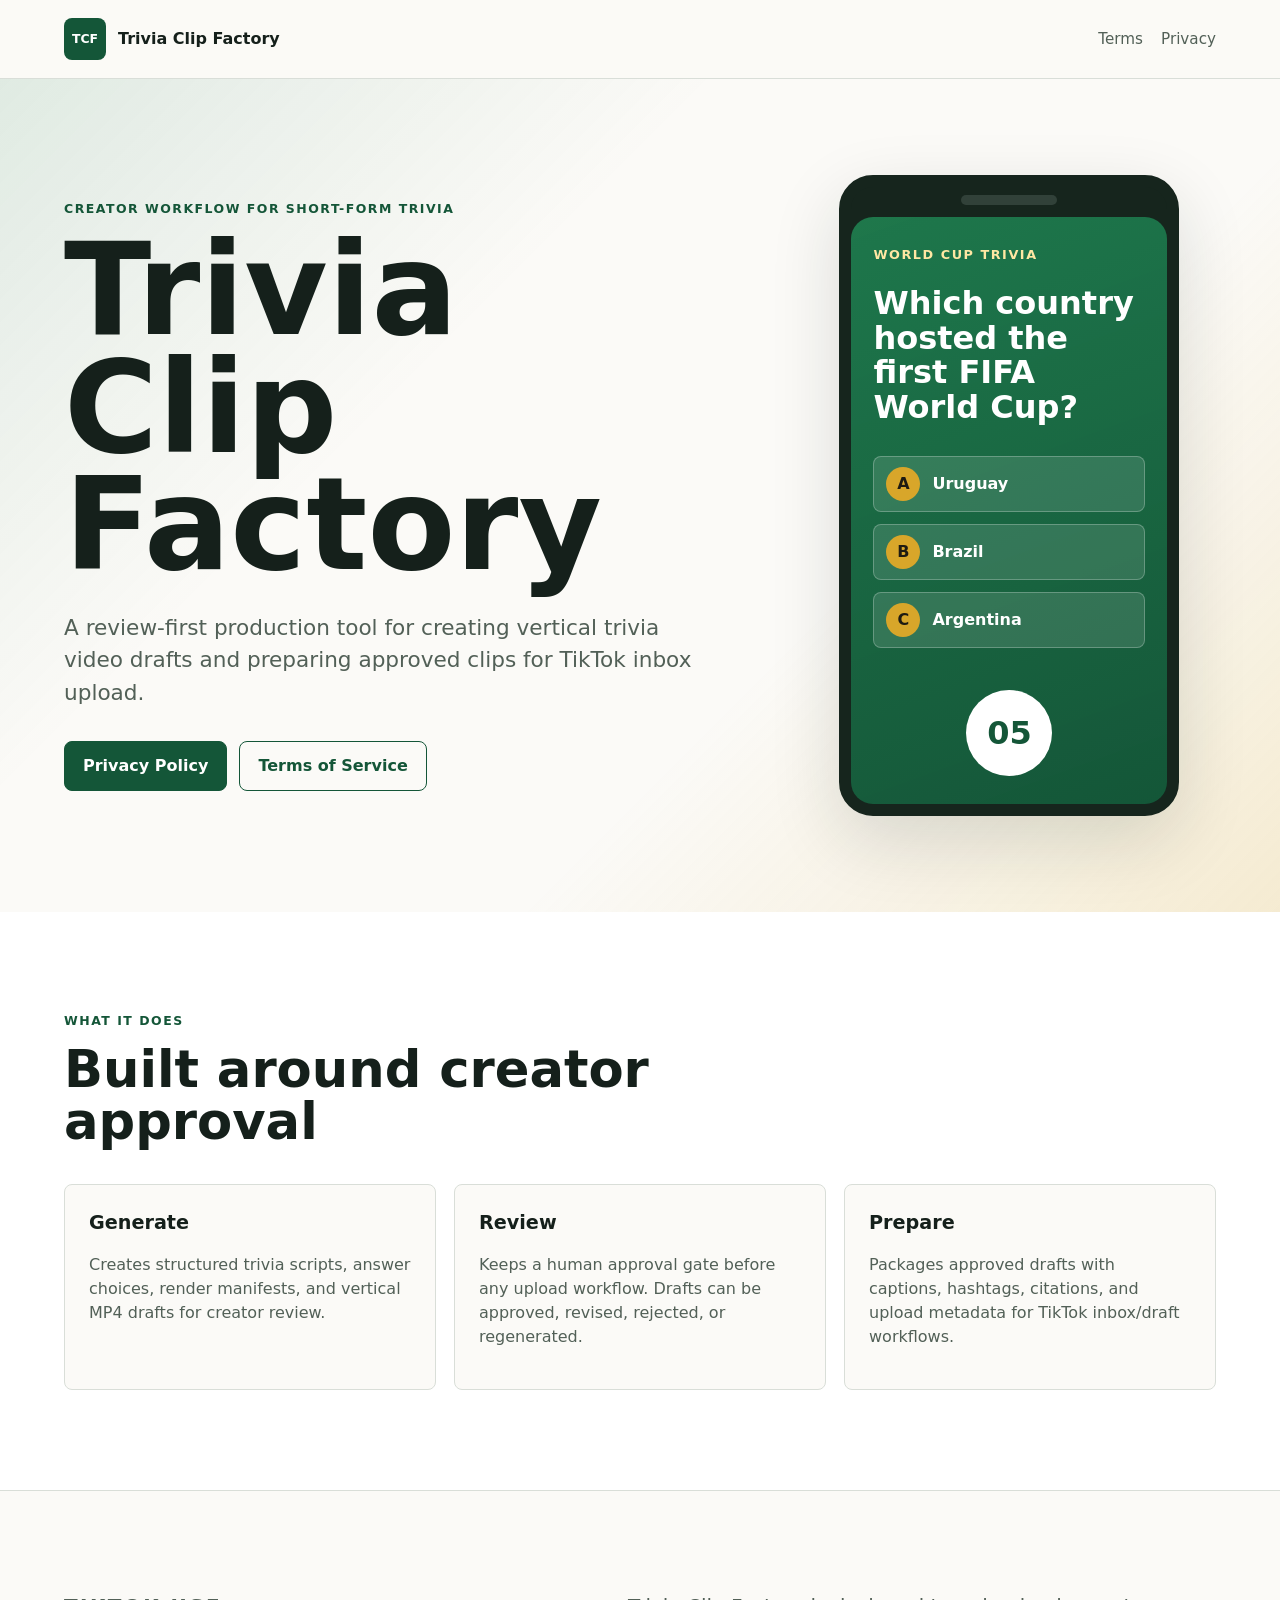
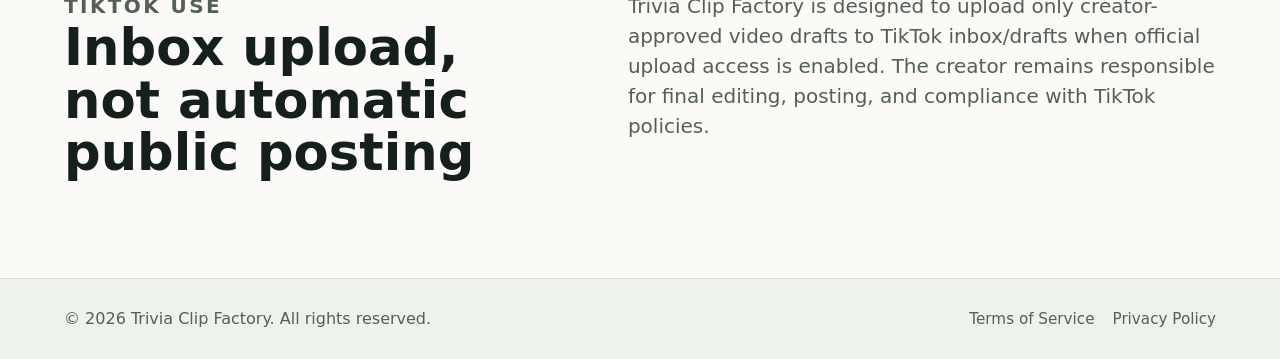
<file: index.html>
<!doctype html>
<html lang="en">
  <head>
    <meta charset="utf-8">
    <meta name="viewport" content="width=device-width, initial-scale=1">
    <title>Trivia Clip Factory</title>
    <meta
      name="description"
      content="Trivia Clip Factory helps creators prepare short-form trivia video drafts for review and TikTok inbox upload."
    >
    <link rel="stylesheet" href="styles.css">
  </head>
  <body>
    <header class="site-header">
      <a class="brand" href="index.html" aria-label="Trivia Clip Factory home">
        <span class="brand-mark">TCF</span>
        <span>Trivia Clip Factory</span>
      </a>
      <nav class="nav" aria-label="Primary navigation">
        <a href="terms.html">Terms</a>
        <a href="privacy.html">Privacy</a>
      </nav>
    </header>

    <main>
      <section class="hero">
        <div class="hero-copy">
          <p class="eyebrow">Creator workflow for short-form trivia</p>
          <h1>Trivia Clip Factory</h1>
          <p class="lede">
            A review-first production tool for creating vertical trivia video
            drafts and preparing approved clips for TikTok inbox upload.
          </p>
          <div class="actions" aria-label="Legal links">
            <a class="button primary" href="privacy.html">Privacy Policy</a>
            <a class="button secondary" href="terms.html">Terms of Service</a>
          </div>
        </div>

        <div class="phone-preview" aria-label="Trivia video preview">
          <div class="phone-top"></div>
          <div class="preview-screen">
            <p class="preview-label">WORLD CUP TRIVIA</p>
            <h2>Which country hosted the first FIFA World Cup?</h2>
            <ol class="answers">
              <li><span>A</span> Uruguay</li>
              <li><span>B</span> Brazil</li>
              <li><span>C</span> Argentina</li>
            </ol>
            <div class="countdown">05</div>
          </div>
        </div>
      </section>

      <section class="section">
        <div class="section-heading">
          <p class="eyebrow">What it does</p>
          <h2>Built around creator approval</h2>
        </div>
        <div class="feature-grid">
          <article>
            <h3>Generate</h3>
            <p>
              Creates structured trivia scripts, answer choices, render
              manifests, and vertical MP4 drafts for creator review.
            </p>
          </article>
          <article>
            <h3>Review</h3>
            <p>
              Keeps a human approval gate before any upload workflow. Drafts can
              be approved, revised, rejected, or regenerated.
            </p>
          </article>
          <article>
            <h3>Prepare</h3>
            <p>
              Packages approved drafts with captions, hashtags, citations, and
              upload metadata for TikTok inbox/draft workflows.
            </p>
          </article>
        </div>
      </section>

      <section class="split-section">
        <div>
          <p class="eyebrow">TikTok use</p>
          <h2>Inbox upload, not automatic public posting</h2>
        </div>
        <p>
          Trivia Clip Factory is designed to upload only creator-approved video
          drafts to TikTok inbox/drafts when official upload access is enabled.
          The creator remains responsible for final editing, posting, and
          compliance with TikTok policies.
        </p>
      </section>
    </main>

    <footer class="site-footer">
      <p>&copy; 2026 Trivia Clip Factory. All rights reserved.</p>
      <nav aria-label="Footer navigation">
        <a href="terms.html">Terms of Service</a>
        <a href="privacy.html">Privacy Policy</a>
      </nav>
    </footer>
  </body>
</html>
</file>
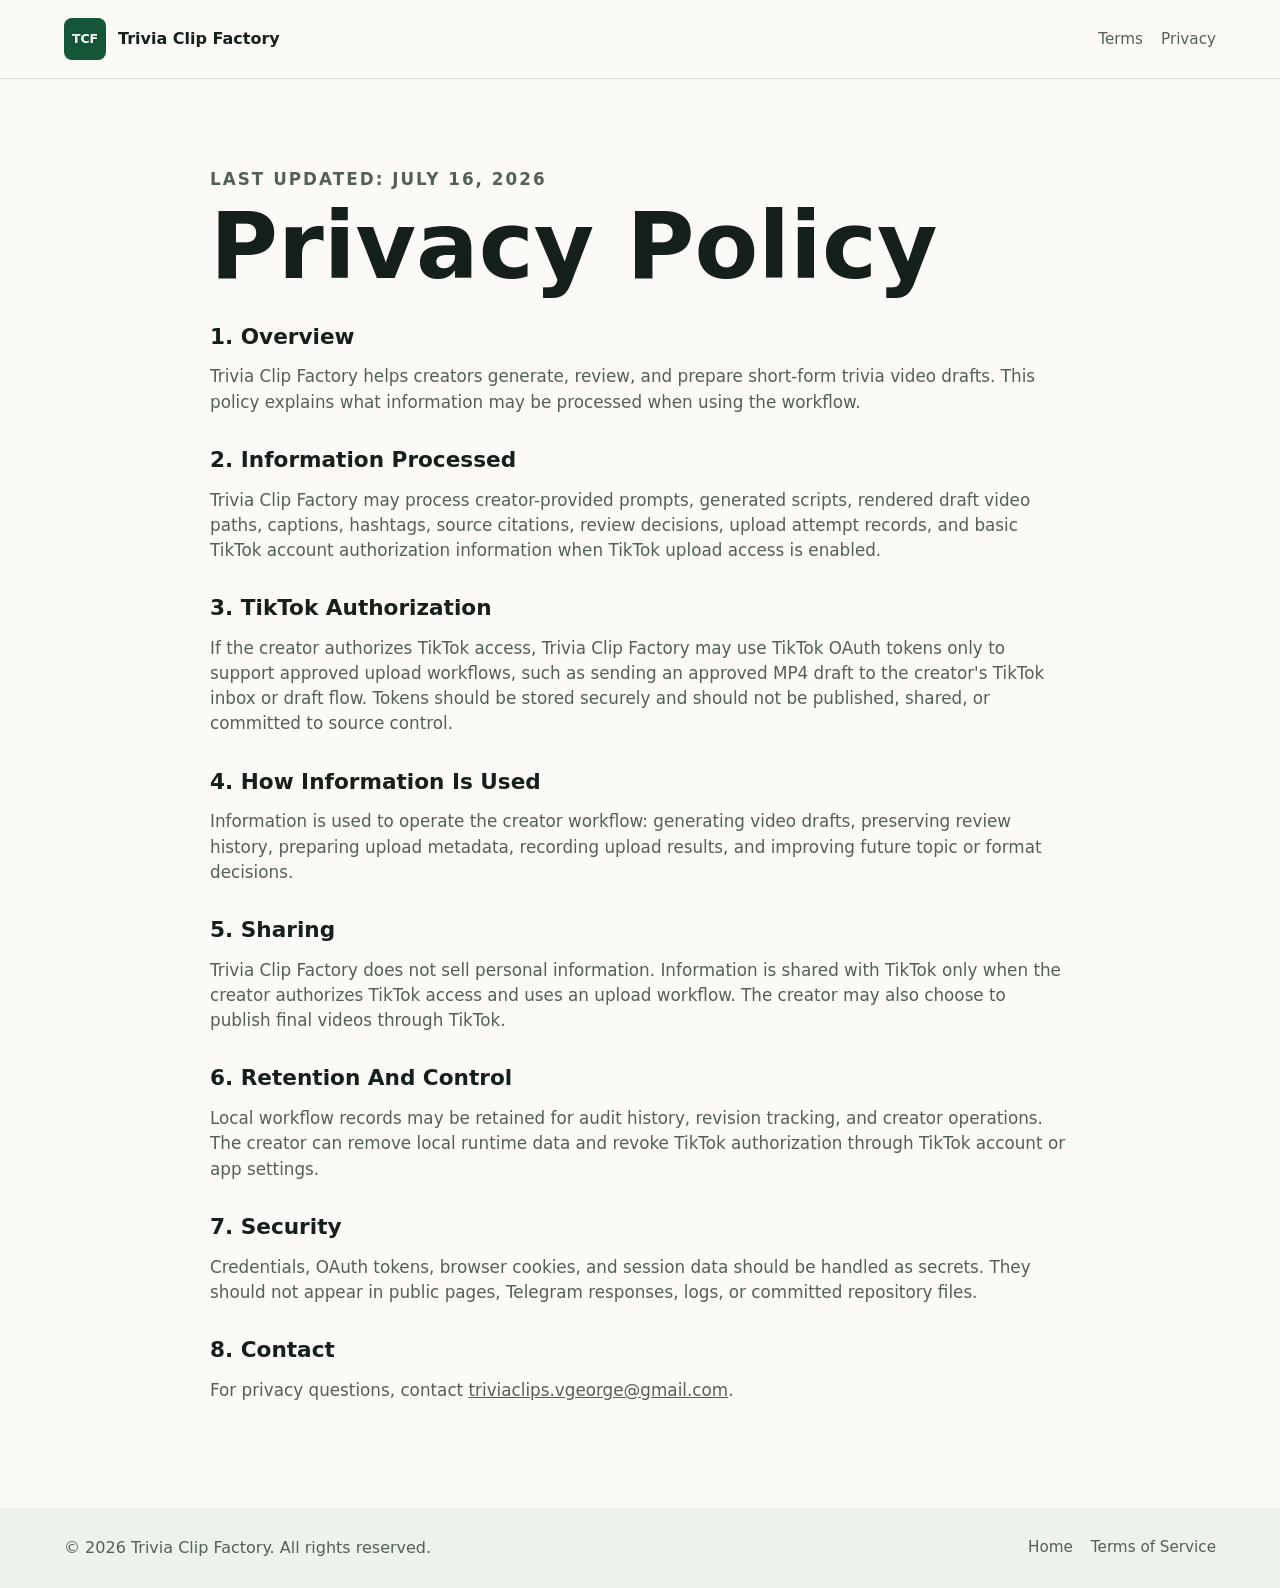
<file: privacy.html>
<!doctype html>
<html lang="en">
  <head>
    <meta charset="utf-8">
    <meta name="viewport" content="width=device-width, initial-scale=1">
    <title>Privacy Policy | Trivia Clip Factory</title>
    <meta
      name="description"
      content="Privacy Policy for Trivia Clip Factory."
    >
    <link rel="stylesheet" href="styles.css">
  </head>
  <body>
    <header class="site-header">
      <a class="brand" href="index.html" aria-label="Trivia Clip Factory home">
        <span class="brand-mark">TCF</span>
        <span>Trivia Clip Factory</span>
      </a>
      <nav class="nav" aria-label="Primary navigation">
        <a href="terms.html">Terms</a>
        <a href="privacy.html" aria-current="page">Privacy</a>
      </nav>
    </header>

    <main class="legal-page">
      <article class="legal-content">
        <p class="eyebrow">Last updated: July 16, 2026</p>
        <h1>Privacy Policy</h1>

        <h2>1. Overview</h2>
        <p>
          Trivia Clip Factory helps creators generate, review, and prepare
          short-form trivia video drafts. This policy explains what information
          may be processed when using the workflow.
        </p>

        <h2>2. Information Processed</h2>
        <p>
          Trivia Clip Factory may process creator-provided prompts, generated
          scripts, rendered draft video paths, captions, hashtags, source
          citations, review decisions, upload attempt records, and basic TikTok
          account authorization information when TikTok upload access is enabled.
        </p>

        <h2>3. TikTok Authorization</h2>
        <p>
          If the creator authorizes TikTok access, Trivia Clip Factory may use
          TikTok OAuth tokens only to support approved upload workflows, such as
          sending an approved MP4 draft to the creator's TikTok inbox or draft
          flow. Tokens should be stored securely and should not be published,
          shared, or committed to source control.
        </p>

        <h2>4. How Information Is Used</h2>
        <p>
          Information is used to operate the creator workflow: generating video
          drafts, preserving review history, preparing upload metadata, recording
          upload results, and improving future topic or format decisions.
        </p>

        <h2>5. Sharing</h2>
        <p>
          Trivia Clip Factory does not sell personal information. Information is
          shared with TikTok only when the creator authorizes TikTok access and
          uses an upload workflow. The creator may also choose to publish final
          videos through TikTok.
        </p>

        <h2>6. Retention And Control</h2>
        <p>
          Local workflow records may be retained for audit history, revision
          tracking, and creator operations. The creator can remove local runtime
          data and revoke TikTok authorization through TikTok account or app
          settings.
        </p>

        <h2>7. Security</h2>
        <p>
          Credentials, OAuth tokens, browser cookies, and session data should be
          handled as secrets. They should not appear in public pages, Telegram
          responses, logs, or committed repository files.
        </p>

        <h2>8. Contact</h2>
        <p>
          For privacy questions, contact
          <a href="mailto:triviaclips.vgeorge@gmail.com">triviaclips.vgeorge@gmail.com</a>.
        </p>
      </article>
    </main>

    <footer class="site-footer">
      <p>&copy; 2026 Trivia Clip Factory. All rights reserved.</p>
      <nav aria-label="Footer navigation">
        <a href="index.html">Home</a>
        <a href="terms.html">Terms of Service</a>
      </nav>
    </footer>
  </body>
</html>
</file>
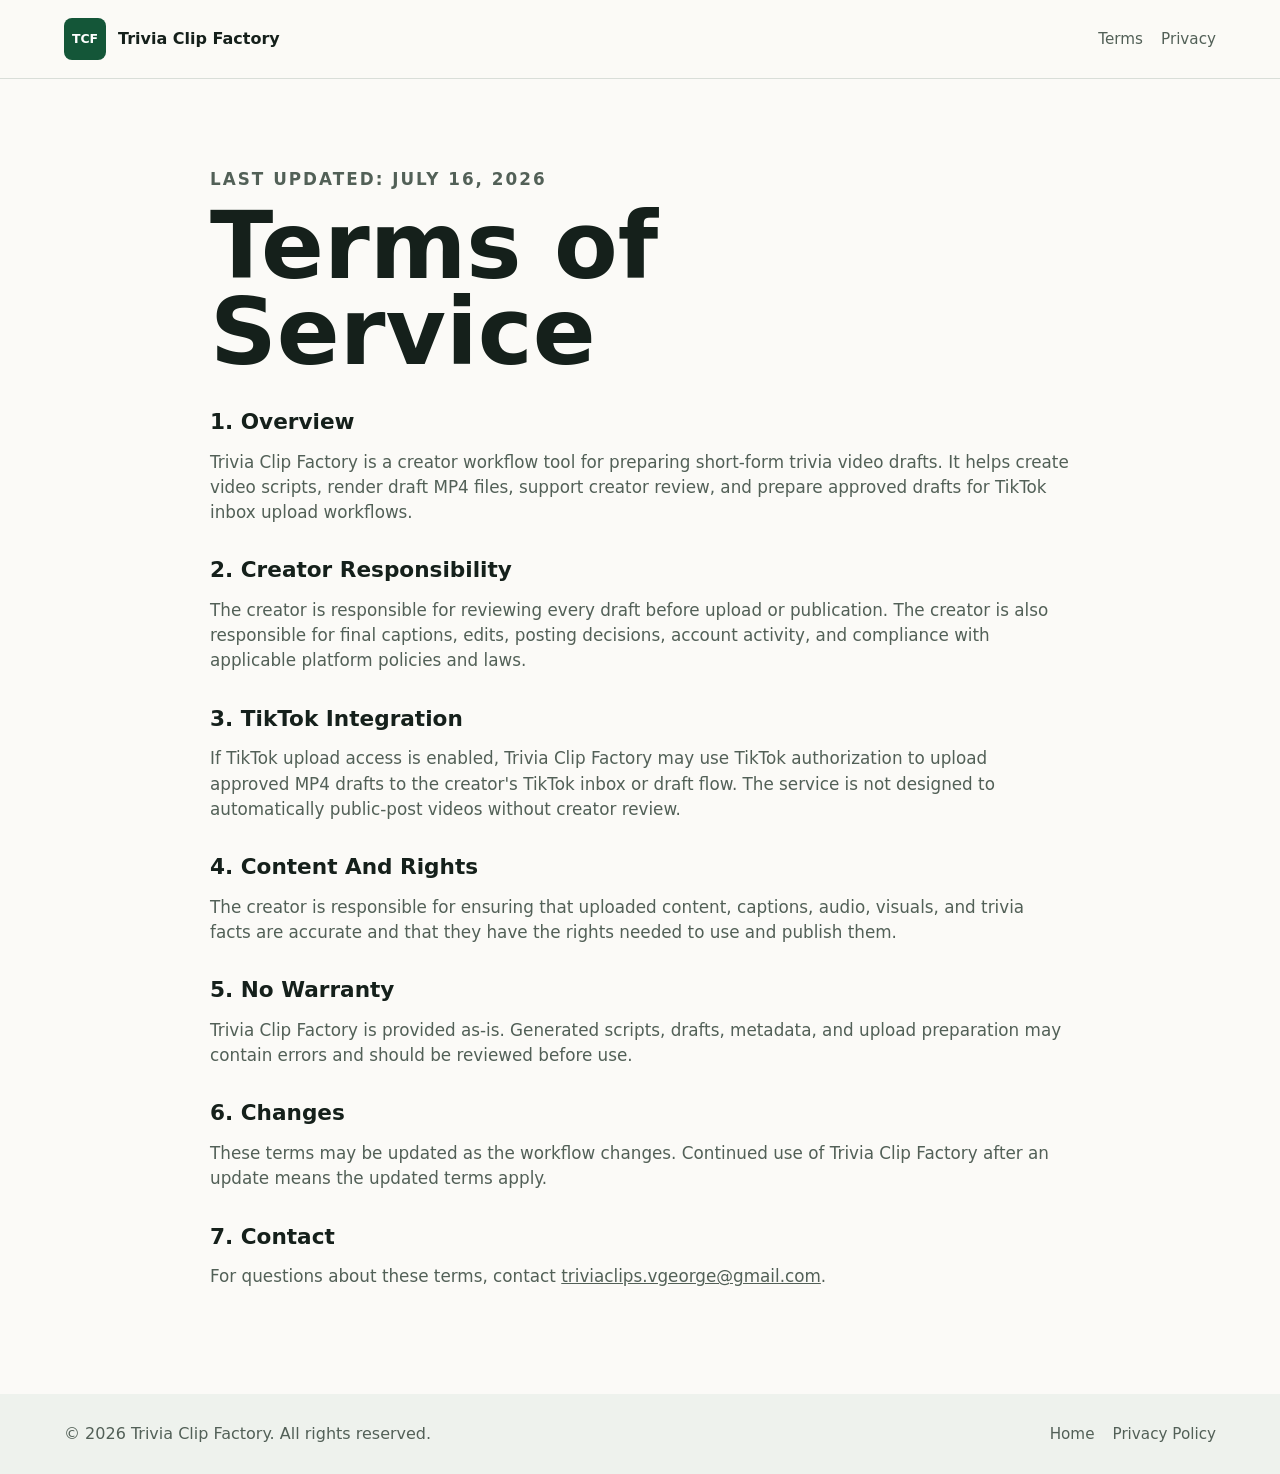
<file: terms.html>
<!doctype html>
<html lang="en">
  <head>
    <meta charset="utf-8">
    <meta name="viewport" content="width=device-width, initial-scale=1">
    <title>Terms of Service | Trivia Clip Factory</title>
    <meta
      name="description"
      content="Terms of Service for Trivia Clip Factory."
    >
    <link rel="stylesheet" href="styles.css">
  </head>
  <body>
    <header class="site-header">
      <a class="brand" href="index.html" aria-label="Trivia Clip Factory home">
        <span class="brand-mark">TCF</span>
        <span>Trivia Clip Factory</span>
      </a>
      <nav class="nav" aria-label="Primary navigation">
        <a href="terms.html" aria-current="page">Terms</a>
        <a href="privacy.html">Privacy</a>
      </nav>
    </header>

    <main class="legal-page">
      <article class="legal-content">
        <p class="eyebrow">Last updated: July 16, 2026</p>
        <h1>Terms of Service</h1>

        <h2>1. Overview</h2>
        <p>
          Trivia Clip Factory is a creator workflow tool for preparing
          short-form trivia video drafts. It helps create video scripts, render
          draft MP4 files, support creator review, and prepare approved drafts
          for TikTok inbox upload workflows.
        </p>

        <h2>2. Creator Responsibility</h2>
        <p>
          The creator is responsible for reviewing every draft before upload or
          publication. The creator is also responsible for final captions,
          edits, posting decisions, account activity, and compliance with
          applicable platform policies and laws.
        </p>

        <h2>3. TikTok Integration</h2>
        <p>
          If TikTok upload access is enabled, Trivia Clip Factory may use TikTok
          authorization to upload approved MP4 drafts to the creator's TikTok
          inbox or draft flow. The service is not designed to automatically
          public-post videos without creator review.
        </p>

        <h2>4. Content And Rights</h2>
        <p>
          The creator is responsible for ensuring that uploaded content,
          captions, audio, visuals, and trivia facts are accurate and that they
          have the rights needed to use and publish them.
        </p>

        <h2>5. No Warranty</h2>
        <p>
          Trivia Clip Factory is provided as-is. Generated scripts, drafts,
          metadata, and upload preparation may contain errors and should be
          reviewed before use.
        </p>

        <h2>6. Changes</h2>
        <p>
          These terms may be updated as the workflow changes. Continued use of
          Trivia Clip Factory after an update means the updated terms apply.
        </p>

        <h2>7. Contact</h2>
        <p>
          For questions about these terms, contact
          <a href="mailto:triviaclips.vgeorge@gmail.com">triviaclips.vgeorge@gmail.com</a>.
        </p>
      </article>
    </main>

    <footer class="site-footer">
      <p>&copy; 2026 Trivia Clip Factory. All rights reserved.</p>
      <nav aria-label="Footer navigation">
        <a href="index.html">Home</a>
        <a href="privacy.html">Privacy Policy</a>
      </nav>
    </footer>
  </body>
</html>
</file>
<file: styles.css>
:root {
  color-scheme: light;
  --ink: #15201b;
  --muted: #526057;
  --paper: #fbfaf7;
  --surface: #ffffff;
  --line: #d9ded8;
  --green: #1f7a4d;
  --green-dark: #145638;
  --blue: #234f8f;
  --gold: #d8a62a;
  --red: #d9583b;
  --shadow: 0 24px 70px rgba(21, 32, 27, 0.14);
}

* {
  box-sizing: border-box;
}

body {
  margin: 0;
  background: var(--paper);
  color: var(--ink);
  font-family: Inter, ui-sans-serif, system-ui, -apple-system, BlinkMacSystemFont, "Segoe UI", sans-serif;
  line-height: 1.5;
}

a {
  color: inherit;
}

.site-header {
  display: flex;
  align-items: center;
  justify-content: space-between;
  gap: 24px;
  min-height: 72px;
  padding: 18px clamp(20px, 5vw, 64px);
  border-bottom: 1px solid var(--line);
  background: rgba(251, 250, 247, 0.94);
}

.brand {
  display: inline-flex;
  align-items: center;
  gap: 12px;
  color: var(--ink);
  font-weight: 800;
  text-decoration: none;
}

.brand-mark {
  display: grid;
  place-items: center;
  width: 42px;
  height: 42px;
  border-radius: 8px;
  background: var(--green-dark);
  color: #fff;
  font-size: 0.78rem;
  letter-spacing: 0;
}

.nav,
.site-footer nav {
  display: flex;
  align-items: center;
  gap: 18px;
  color: var(--muted);
  font-size: 0.95rem;
}

.nav a,
.site-footer a {
  text-decoration: none;
}

.nav a:hover,
.site-footer a:hover {
  color: var(--green-dark);
}

.hero {
  display: grid;
  grid-template-columns: minmax(0, 1.1fr) minmax(320px, 0.7fr);
  gap: clamp(36px, 7vw, 96px);
  align-items: center;
  min-height: calc(100vh - 72px);
  padding: clamp(48px, 8vw, 96px) clamp(20px, 5vw, 64px);
  background:
    linear-gradient(135deg, rgba(31, 122, 77, 0.12), transparent 34%),
    linear-gradient(315deg, rgba(216, 166, 42, 0.18), transparent 36%),
    var(--paper);
}

.hero-copy {
  max-width: 760px;
}

.eyebrow {
  margin: 0 0 12px;
  color: var(--green-dark);
  font-size: 0.78rem;
  font-weight: 800;
  letter-spacing: 0.12em;
  text-transform: uppercase;
}

h1,
h2,
h3,
p {
  overflow-wrap: anywhere;
}

h1 {
  max-width: 820px;
  margin: 0;
  font-size: clamp(3.4rem, 10vw, 8rem);
  line-height: 0.92;
  letter-spacing: 0;
}

h2 {
  margin: 0;
  font-size: clamp(2rem, 4vw, 3.6rem);
  line-height: 1.02;
  letter-spacing: 0;
}

h3 {
  margin: 0 0 10px;
  font-size: 1.2rem;
  letter-spacing: 0;
}

.lede {
  max-width: 640px;
  margin: 28px 0 0;
  color: var(--muted);
  font-size: clamp(1.1rem, 2vw, 1.35rem);
}

.actions {
  display: flex;
  flex-wrap: wrap;
  gap: 12px;
  margin-top: 32px;
}

.button {
  display: inline-flex;
  align-items: center;
  justify-content: center;
  min-height: 46px;
  padding: 12px 18px;
  border: 1px solid var(--green-dark);
  border-radius: 8px;
  font-weight: 800;
  text-decoration: none;
}

.button.primary {
  background: var(--green-dark);
  color: #fff;
}

.button.secondary {
  background: transparent;
  color: var(--green-dark);
}

.phone-preview {
  justify-self: center;
  width: min(340px, 86vw);
  border: 12px solid #16251d;
  border-radius: 34px;
  background: #16251d;
  box-shadow: var(--shadow);
}

.phone-top {
  width: 96px;
  height: 10px;
  margin: 8px auto 12px;
  border-radius: 999px;
  background: #314139;
}

.preview-screen {
  min-height: 560px;
  padding: 28px 22px;
  border-radius: 22px;
  background:
    linear-gradient(160deg, rgba(31, 122, 77, 0.92), rgba(20, 86, 56, 0.98)),
    #145638;
  color: #fff;
}

.preview-label {
  margin: 0 0 22px;
  color: #ffe7a3;
  font-size: 0.8rem;
  font-weight: 900;
  letter-spacing: 0.12em;
}

.preview-screen h2 {
  font-size: 2rem;
  line-height: 1.08;
}

.answers {
  display: grid;
  gap: 12px;
  padding: 0;
  margin: 32px 0;
  list-style: none;
}

.answers li {
  display: grid;
  grid-template-columns: 34px 1fr;
  align-items: center;
  gap: 12px;
  min-height: 54px;
  padding: 10px 12px;
  border: 1px solid rgba(255, 255, 255, 0.25);
  border-radius: 8px;
  background: rgba(255, 255, 255, 0.12);
  font-weight: 800;
}

.answers span {
  display: grid;
  place-items: center;
  width: 34px;
  height: 34px;
  border-radius: 50%;
  background: var(--gold);
  color: #1e1b12;
}

.countdown {
  display: grid;
  place-items: center;
  width: 86px;
  height: 86px;
  margin: 42px auto 0;
  border-radius: 50%;
  background: #fff;
  color: var(--green-dark);
  font-size: 2rem;
  font-weight: 900;
}

.section {
  padding: clamp(52px, 8vw, 100px) clamp(20px, 5vw, 64px);
  background: var(--surface);
}

.section-heading {
  max-width: 760px;
  margin-bottom: 36px;
}

.feature-grid {
  display: grid;
  grid-template-columns: repeat(3, minmax(0, 1fr));
  gap: 18px;
}

.feature-grid article {
  min-height: 190px;
  padding: 24px;
  border: 1px solid var(--line);
  border-radius: 8px;
  background: #fbfaf7;
}

.feature-grid p,
.split-section p,
.legal-content p {
  color: var(--muted);
}

.split-section {
  display: grid;
  grid-template-columns: minmax(0, 0.85fr) minmax(0, 1fr);
  gap: clamp(28px, 5vw, 72px);
  padding: clamp(52px, 8vw, 100px) clamp(20px, 5vw, 64px);
  border-top: 1px solid var(--line);
  border-bottom: 1px solid var(--line);
}

.split-section p {
  margin: 0;
  font-size: clamp(1.05rem, 2vw, 1.25rem);
}

.legal-page {
  padding: clamp(40px, 7vw, 88px) clamp(20px, 5vw, 64px);
}

.legal-content {
  max-width: 860px;
  margin: 0 auto;
}

.legal-content h1 {
  margin-bottom: 36px;
  font-size: clamp(2.8rem, 8vw, 5.8rem);
}

.legal-content h2 {
  margin-top: 34px;
  font-size: 1.35rem;
}

.legal-content p {
  font-size: 1.05rem;
}

.site-footer {
  display: flex;
  align-items: center;
  justify-content: space-between;
  gap: 24px;
  padding: 28px clamp(20px, 5vw, 64px);
  color: var(--muted);
  background: #eef2ed;
}

.site-footer p {
  margin: 0;
}

@media (max-width: 860px) {
  .site-header,
  .site-footer {
    align-items: flex-start;
    flex-direction: column;
  }

  .hero,
  .split-section {
    grid-template-columns: 1fr;
  }

  .hero {
    min-height: 0;
  }

  .feature-grid {
    grid-template-columns: 1fr;
  }

  .phone-preview {
    justify-self: start;
  }
}

@media (max-width: 520px) {
  .nav,
  .site-footer nav,
  .actions {
    width: 100%;
  }

  .button {
    width: 100%;
  }

  .phone-preview {
    width: 100%;
    border-width: 8px;
    border-radius: 28px;
  }

  .preview-screen {
    min-height: 480px;
  }
}
</file>
